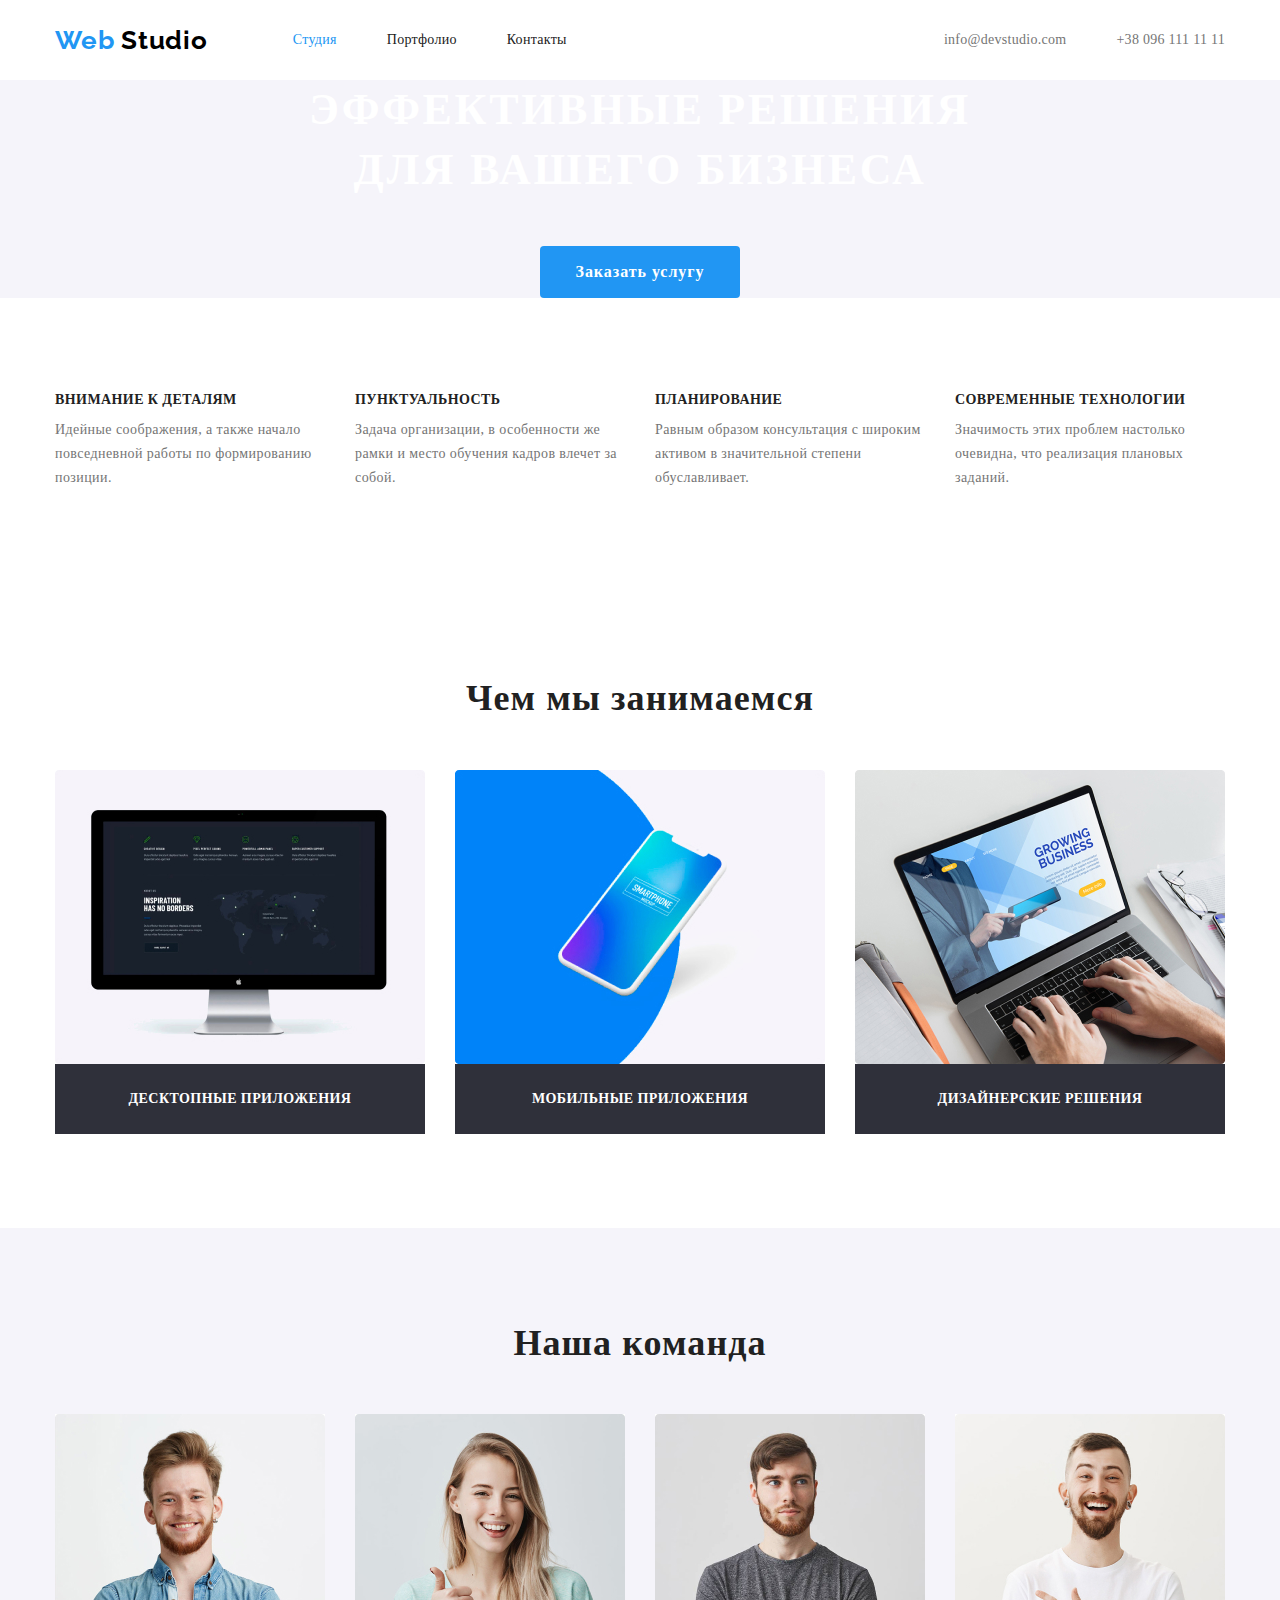
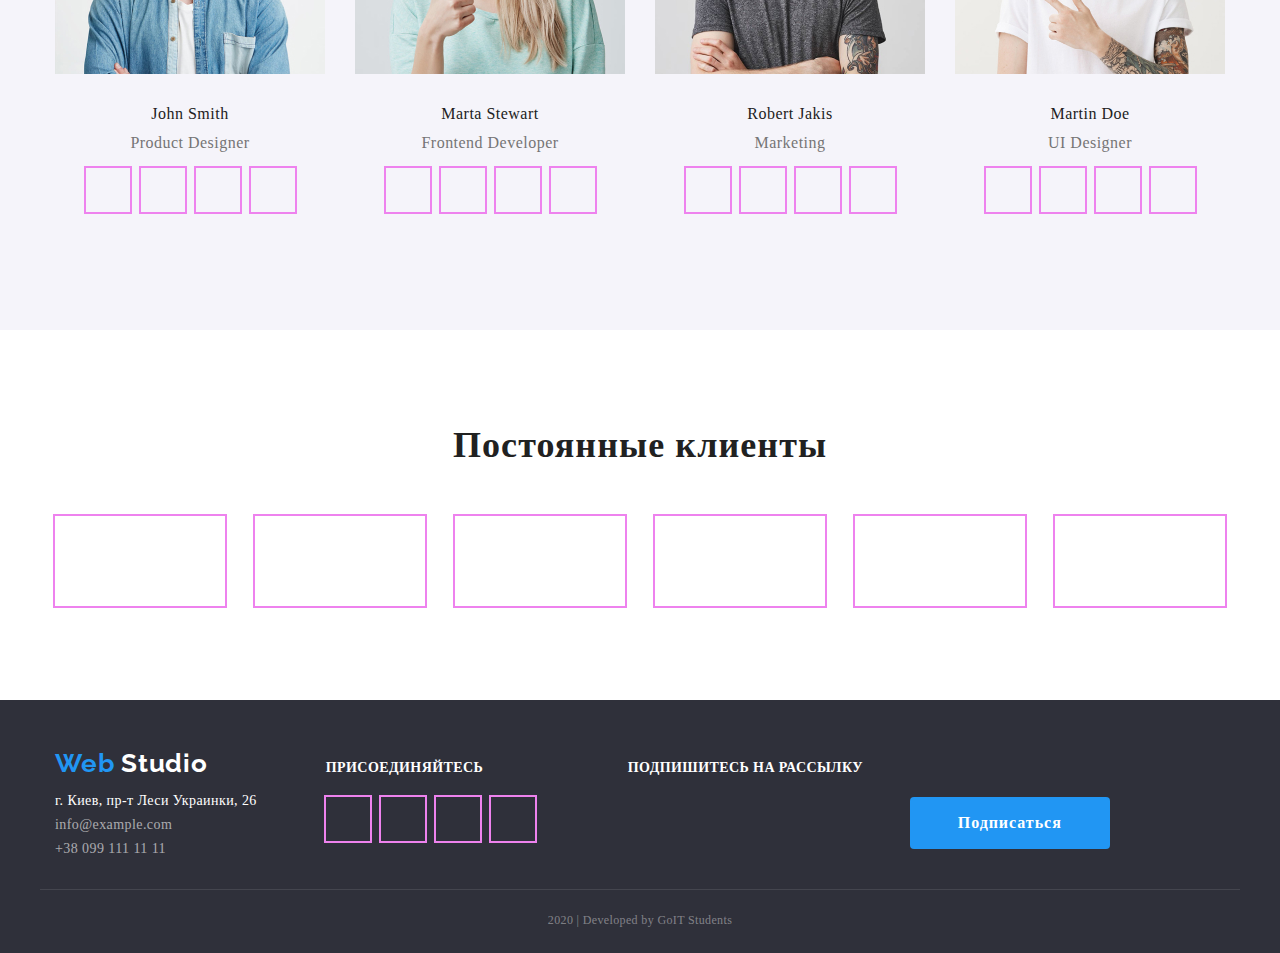
<file: index.html>
<!DOCTYPE html>
<html lang="ru">
  <head>
    <meta charset="UTF-8" />
    <meta name="viewport" content="width=device-width, initial-scale=1.0" />
    <title>Студия</title>
    <link
      href="https://fonts.googleapis.com/css2?family=Raleway:wght@700&display=swap"
      rel="stylesheet"
    />
    <link
      rel="stylesheet"
      href="https://cdnjs.cloudflare.com/ajax/libs/modern-normalize/0.6.0/modern-normalize.min.css"
    />
    <link rel="stylesheet" href="./css/main.css" />
    <link rel="stylesheet" href="./css/studia.css" />
  </head>
  <body>
    <!-- Шапка сайта -->
    <header>
      <div class="container main-nav">
        <nav class="nav">
          <a href="./index.html" class="logo head">
            Web <span class="logo-first">Studio</span></a
          >
          <ul class="site-nav list">
            <li class="item">
              <a href="./index.html" class="link current">Студия</a>
            </li>
            <li class="item">
              <a href="./portfolio.html" class="link">Портфолио</a>
            </li>
            <li class="item"><a href="" class="link">Контакты</a></li>
          </ul>
        </nav>
        <ul class="address-nav list">
          <li class="item">
            <a href="mailto:info@devstudio.com" class="link"
              >info@devstudio.com</a
            >
          </li>
          <li class="item">
            <a href="tel:380961111111" class="link">+38 096 111 11 11</a>
          </li>
        </ul>
      </div>
    </header>
    <main>
      <!-- Герой -->
      <section class="hero">
        <div class="hero-box">
          <h1 class="hero-title">эффективные решения для вашего бизнеса</h1>
          <a href="" class="button">Заказать услугу</a>
        </div>
      </section>
      <!-- Наши приемущества -->
      <section class="section-first">
        <div class="container">
          <h2 class="visually-hidden">Преимущества</h2>
          <ul class="benefits-list list">
            <li class="item">
              <h3 class="section-subtitle">Внимание к деталям</h3>
              <p class="section-first-text">
                Идейные соображения, а также начало повседневной работы по
                формированию позиции.
              </p>
            </li>
            <li class="item">
              <h3 class="section-subtitle">Пунктуальность</h3>
              <p class="section-first-text">
                Задача организации, в особенности же рамки и место обучения
                кадров влечет за собой.
              </p>
            </li>
            <li class="item">
              <h3 class="section-subtitle">Планирование</h3>
              <p class="section-first-text">
                Равным образом консультация с широким активом в значительной
                степени обуславливает.
              </p>
            </li>
            <li class="item">
              <h3 class="section-subtitle">Современные технологии</h3>
              <p class="section-first-text">
                Значимость этих проблем настолько очевидна, что реализация
                плановых заданий.
              </p>
            </li>
          </ul>
        </div>
      </section>
      <!-- Род занятий -->
      <section class="section-block">
        <div class="container">
          <h2 class="section-title">Чем мы занимаемся</h2>
          <ul class="occupation list">
            <li class="item">
              <img src="./img/img1.jpg" alt="иконка" width="370" />
              <h3 class="section-second-subtitle">Десктопные приложения</h3>
            </li>
            <li class="item">
              <img src="./img/box.jpg" alt="иконка" width="370" />
              <h3 class="section-second-subtitle">Мобильные приложения</h3>
            </li>
            <li class="item">
              <img src="./img/img.jpg" alt="иконка" width="370" />
              <h3 class="section-second-subtitle">Дизайнерские решения</h3>
            </li>
          </ul>
        </div>
      </section>
      <!-- Команда -->
      <section class="section-block ourteam">
        <div class="container">
          <h2 class="section-title">Наша команда</h2>
          <ul class="team list">
            <li class="team-item">
              <img
                src="./img/John.jpg"
                class="team-foto"
                alt="фото Джона"
                width="270"
              />
              <h3 class="section-third-subtitle">John Smith</h3>
              <p class="section-third-text">Product Designer</p>
              <ul class="icon list">
                <li class="item">
                  <a href="" aria-label="переход на страницу инстаграм"></a>
                </li>
                <li class="item">
                  <a href="" aria-label="переход на страницу в твиттер"></a>
                </li>
                <li class="item">
                  <a href="" aria-label="переход на страницу в фейбуке"></a>
                </li>
                <li class="item">
                  <a href="" aria-label="переход на страницу в линкидине"></a>
                </li>
              </ul>
            </li>
            <li class="team-item">
              <img
                src="./img/Marta.jpg"
                class="team-foto"
                alt="фото Марты"
                width="270"
              />
              <h3 class="section-third-subtitle">Marta Stewart</h3>
              <p class="section-third-text">Frontend Developer</p>
              <ul class="icon list">
                <li class="item">
                  <a href="" aria-label="переход на страницу инстаграм"></a>
                </li>
                <li class="item">
                  <a href="" aria-label="переход на страницу в твиттер"></a>
                </li>
                <li class="item">
                  <a href="" aria-label="переход на страницу в фейбуке"></a>
                </li>
                <li class="item">
                  <a href="" aria-label="переход на страницу в линкидине"></a>
                </li>
              </ul>
            </li>
            <li class="team-item">
              <img
                src="./img/Robert.jpg"
                class="team-foto"
                alt="фото Роберта"
                width="270"
              />
              <h3 class="section-third-subtitle">Robert Jakis</h3>
              <p class="section-third-text">Marketing</p>
              <ul class="icon list">
                <li class="item">
                  <a href="" aria-label="переход на страницу инстаграм"></a>
                </li>
                <li class="item">
                  <a href="" aria-label="переход на страницу в твиттер"></a>
                </li>
                <li class="item">
                  <a href="" aria-label="переход на страницу в фейбуке"></a>
                </li>
                <li class="item">
                  <a href="" aria-label="переход на страницу в линкидине"></a>
                </li>
              </ul>
            </li>
            <li class="team-item">
              <img
                src="./img/Martin.jpg"
                class="team-foto"
                alt="фото Мартина"
                width="270"
              />
              <h3 class="section-third-subtitle">Martin Doe</h3>
              <p class="section-third-text">UI Designer</p>
              <ul class="icon list">
                <li class="item">
                  <a href="" aria-label="переход на страницу инстаграм"></a>
                </li>
                <li class="item">
                  <a href="" aria-label="переход на страницу в твиттер"></a>
                </li>
                <li class="item">
                  <a href="" aria-label="переход на страницу в фейбуке"></a>
                </li>
                <li class="item">
                  <a href="" aria-label="переход на страницу в линкидине"></a>
                </li>
              </ul>
            </li>
          </ul>
        </div>
      </section>
      <!-- Клиенты -->
      <section class="section-block">
        <div class="container">
          <h2 class="section-title">Постоянные клиенты</h2>
          <ul class="clients list">
            <li class="item">
              <a href="" aria-label="переход на сайт компании"></a>
            </li>
            <li class="item">
              <a href="" aria-label="переход на сайт компании"></a>
            </li>
            <li class="item">
              <a href="" aria-label="переход на сайт компании"></a>
            </li>
            <li class="item">
              <a href="" aria-label="переход на сайт компании"></a>
            </li>
            <li class="item">
              <a href="" aria-label="переход на сайт компании"></a>
            </li>
            <li class="item">
              <a href="" aria-label="переход на сайт компании"></a>
            </li>
          </ul>
        </div>
      </section>
    </main>
    <!-- Подвал -->
    <footer>
      <div class="container basement">
        <div class="nav-basement">
          <div class="address-box">
            <a href="./index.html" class="logo basement">
              Web <span class="logo-second">Studio</span></a
            >
            <address class="contacts-link">
              <p class="contacts-text">г. Киев, пр-т Леси Украинки, 26</p>
              <a href="mailto:info@example.com" class="link"
                >info@example.com</a
              >
              <a href="tel:380991111111" class="link">+38 099 111 11 11</a>
            </address>
          </div>
          <div class="footer-link">
            <b>присоединяйтесь</b>
            <ul class="footer-list list">
              <li class="item">
                <a href="" aria-label="переход на страницу инстаграм"></a>
              </li>
              <li class="item">
                <a href="" aria-label="переход на страницу в твиттер"></a>
              </li>
              <li class="item">
                <a href="" aria-label="переход на страницу в фейбуке"></a>
              </li>
              <li class="item">
                <a href="" aria-label="переход на страницу в линкидине"></a>
              </li>
            </ul>
          </div>
          <div class="footer-button">
            <b>подпишитесь на рассылку</b>
            <a href="" class="button btn">Подписаться</a>
          </div>
        </div>
      </div>
      <div class="container">
        <p class="signature">2020 | Developed by GoIT Students</p>
      </div>
    </footer>
  </body>
</html>
</file>
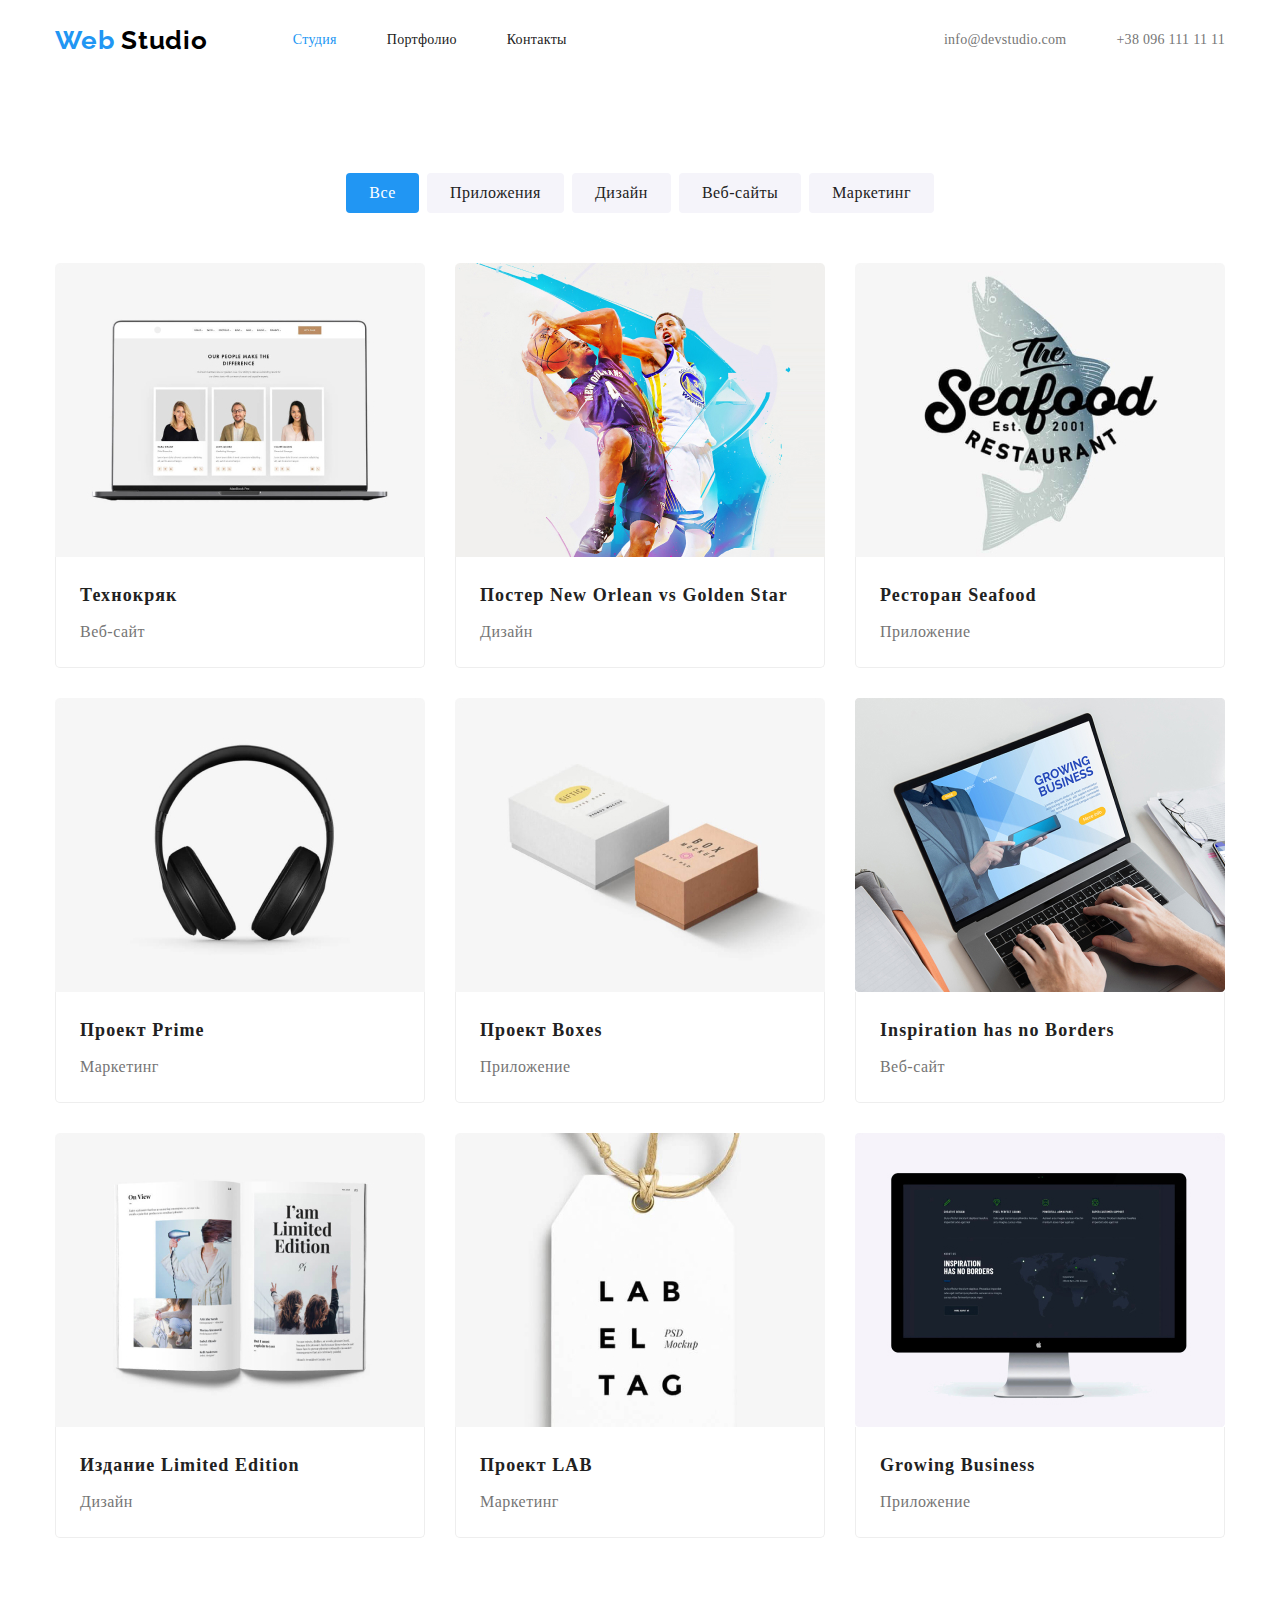
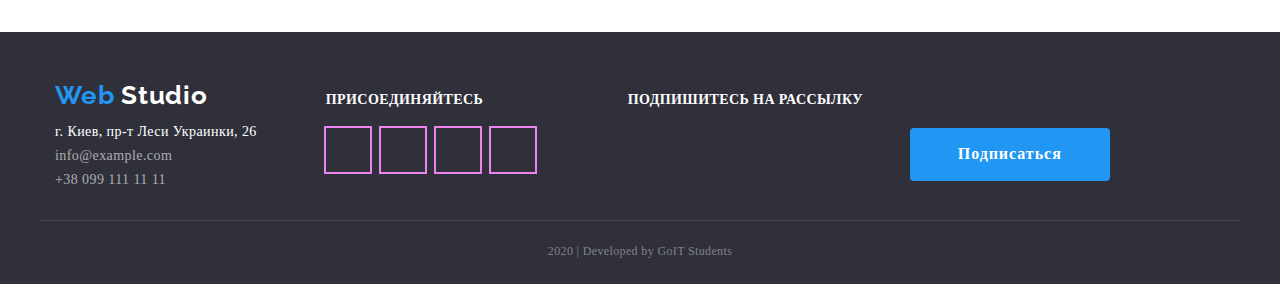
<file: portfolio.html>
<!DOCTYPE html>
<html lang="ru">
  <head>
    <meta charset="UTF-8" />
    <meta name="viewport" content="width=device-width, initial-scale=1.0" />
    <title>Портфолио</title>
    <link
      href="https://fonts.googleapis.com/css2?family=Raleway:wght@700&display=swap"
      rel="stylesheet"
    />
    <link
      rel="stylesheet"
      href="https://cdnjs.cloudflare.com/ajax/libs/modern-normalize/0.6.0/modern-normalize.min.css"
    />
    <link rel="stylesheet" href="./css/main.css" />
    <link rel="stylesheet" href="./css/portfolio.css" />
  </head>
  <body>
    <!-- Шапка сайта -->
    <header>
      <div class="container main-nav">
        <nav class="nav">
          <a href="./index.html" class="logo head">
            Web <span class="logo-first">Studio</span></a
          >
          <ul class="site-nav list">
            <li class="item">
              <a href="./index.html" class="link current">Студия</a>
            </li>
            <li class="item">
              <a href="./portfolio.html" class="link">Портфолио</a>
            </li>
            <li class="item"><a href="" class="link">Контакты</a></li>
          </ul>
        </nav>
        <ul class="address-nav list">
          <li class="item">
            <a href="mailto:info@devstudio.com" class="link"
              >info@devstudio.com</a
            >
          </li>
          <li class="item">
            <a href="tel:380961111111" class="link">+38 096 111 11 11</a>
          </li>
        </ul>
      </div>
    </header>
    <main>
      <!-- Секция навигации страницы-->
      <section class="section">
        <div class="container">
          <h1 class="visually-hidden">Наше портфолио</h1>
          <ul class="button-nav list">
            <li class="item"><button class="filter-current">Все</button></li>
            <li class="item"><button class="filter">Приложения</button></li>
            <li class="item"><button class="filter">Дизайн</button></li>
            <li class="item"><button class="filter">Веб-сайты</button></li>
            <li class="item"><button class="filter">Маркетинг</button></li>
          </ul>
          <ul class="projects-nav list">
            <li class="item">
              <a href="" class="link"
                ><img src="./img/techno.jpg" alt="проект" width="370" />
                <div class="card-contect">
                  <h2 class="projects-name">Технокряк</h2>
                  <p class="projects-type">Веб-сайт</p>
                </div>
                <!-- <p class="projects-text">
                    Технокряк это современная площадка распространения
                    коронавируса. Компании используют эту платформу для
                    цифрового шпионажа и атак на защищённые сервера конкурентов.
                  </p> -->
              </a>
            </li>
            <li class="item">
              <a href="" class="link"
                ><img src="./img/design.jpg" alt="проект" width="370" />
                <div class="card-contect">
                  <h2 class="projects-name">
                    Постер New Orlean vs Golden Star
                  </h2>
                  <p class="projects-type">Дизайн</p>
                </div>
                <!-- <p class="projects-text">
                    Технокряк это современная площадка распространения
                    коронавируса. Компании используют эту платформу для
                    цифрового шпионажа и атак на защищённые сервера конкурентов.
                  </p> -->
              </a>
            </li>
            <li class="item">
              <a href="" class="link"
                ><img src="./img/restaurant.jpg" alt="проект" width="370" />
                <div class="card-contect">
                  <h2 class="projects-name">Ресторан Seafood</h2>
                  <p class="projects-type">Приложение</p>
                </div>
                <!-- <p class="projects-text">
                    Технокряк это современная площадка распространения
                    коронавируса. Компании используют эту платформу для
                    цифрового шпионажа и атак на защищённые сервера конкурентов.
                  </p> -->
              </a>
            </li>
            <li class="item">
              <a href="" class="link"
                ><img src="./img/marketing.jpg" alt="проект" width="370" />
                <div class="card-contect">
                  <h2 class="projects-name">Проект Prime</h2>
                  <p class="projects-type">Маркетинг</p>
                </div>
                <!-- <p class="projects-text">
                    Технокряк это современная площадка распространения
                    коронавируса. Компании используют эту платформу для
                    цифрового шпионажа и атак на защищённые сервера конкурентов.
                  </p> -->
              </a>
            </li>
            <li class="item">
              <a href="" class="link"
                ><img src="./img/projects.jpg" alt="проект" width="370" />
                <div class="card-contect">
                  <h2 class="projects-name">Проект Boxes</h2>
                  <p class="projects-type">Приложение</p>
                </div>
                <!-- <p class="projects-text">
                    Технокряк это современная площадка распространения
                    коронавируса. Компании используют эту платформу для
                    цифрового шпионажа и атак на защищённые сервера конкурентов.
                  </p> -->
              </a>
            </li>
            <li class="item">
              <a href="" class="link"
                ><img src="./img/img.jpg" alt="проект" width="370" />
                <div class="card-contect">
                  <h2 class="projects-name">Inspiration has no Borders</h2>
                  <p class="projects-type">Веб-сайт</p>
                </div>
                <!-- <p class="projects-text">
                    Технокряк это современная площадка распространения
                    коронавируса. Компании используют эту платформу для
                    цифрового шпионажа и атак на защищённые сервера конкурентов.
                  </p> -->
              </a>
            </li>
            <li class="item">
              <a href="" class="link"
                ><img src="./img/limited.jpg" alt="проект" width="370" />
                <div class="card-contect">
                  <h2 class="projects-name">Издание Limited Edition</h2>
                  <p class="projects-type">Дизайн</p>
                </div>
                <!-- <p class="projects-text">
                    Технокряк это современная площадка распространения
                    коронавируса. Компании используют эту платформу для
                    цифрового шпионажа и атак на защищённые сервера конкурентов.
                  </p> -->
              </a>
            </li>
            <li class="item">
              <a href="" class="link"
                ><img src="./img/Lab.jpg" alt="проект" width="370" />
                <div class="card-contect">
                  <h2 class="projects-name">Проект LAB</h2>
                  <p class="projects-type">Маркетинг</p>
                </div>
                <!-- <p class="projects-text">
                    Технокряк это современная площадка распространения
                    коронавируса. Компании используют эту платформу для
                    цифрового шпионажа и атак на защищённые сервера конкурентов.
                  </p> -->
              </a>
            </li>
            <li class="item">
              <a href="" class="link"
                ><img src="./img/img1.jpg" alt="проект" width="370" />
                <div class="card-contect">
                  <h2 class="projects-name">Growing Business</h2>
                  <p class="projects-type">Приложение</p>
                </div>
                <!-- <p class="projects-text">
                    Технокряк это современная площадка распространения
                    коронавируса. Компании используют эту платформу для
                    цифрового шпионажа и атак на защищённые сервера конкурентов.
                  </p> -->
              </a>
            </li>
          </ul>
        </div>
      </section>
    </main>
    <!-- Подвал -->
    <footer>
      <div class="container basement">
        <div class="nav-basement">
          <div class="address-box">
            <a href="./index.html" class="logo basement">
              Web <span class="logo-second">Studio</span></a
            >
            <address class="contacts-link">
              <p class="contacts-text">г. Киев, пр-т Леси Украинки, 26</p>
              <a href="mailto:info@example.com" class="link"
                >info@example.com</a
              >
              <a href="tel:380991111111" class="link">+38 099 111 11 11</a>
            </address>
          </div>
          <div class="footer-link">
            <b>присоединяйтесь</b>
            <ul class="footer-list list">
              <li class="item">
                <a href="" aria-label="переход на страницу инстаграм"></a>
              </li>
              <li class="item">
                <a href="" aria-label="переход на страницу в твиттер"></a>
              </li>
              <li class="item">
                <a href="" aria-label="переход на страницу в фейбуке"></a>
              </li>
              <li class="item">
                <a href="" aria-label="переход на страницу в линкидине"></a>
              </li>
            </ul>
          </div>
          <div class="footer-button">
            <b>подпишитесь на рассылку</b>
            <a href="" class="button btn">Подписаться</a>
          </div>
        </div>
      </div>
      <div class="container">
        <p class="signature">2020 | Developed by GoIT Students</p>
      </div>
    </footer>
  </body>
</html>
</file>
<file: css/main.css>
/* цвет текста для футера rgba(255, 255, 255, 0.6);*/
/* цвет основного текста #757575; */
/* вторичный цвет текста  #212121;*/
/* белый #FFFFFF  */
/* акцент #2196F3; */
/* вторичный цвет фона #F5F4FA; */

html {
  box-sizing: border-box;
}

*,
*::before,
*::after {
  box-sizing: inherit;
}

img {
  display: block;
  max-width: 100%;
  height: auto;
}

:root {
  --primary-text-color: #757575;
  --title-text-color: #212121;
  --accent-color: #2196f3;
  --primary-white-color: #ffffff;
  --primary-bg-color: #f5f4fa;
  --secondary-bg-color: #2f303a;
}

body {
  margin: 0;
  background-color: var(--primary-white-color);
  color: var(--primary-text-color);

  font-family: Roboto;
  font-style: normal;
  font-weight: normal;
}

.visually-hidden {
  position: absolute !important;
  clip: rect(1px 1px 1px 1px); /* IE6, IE7 */
  clip: rect(1px, 1px, 1px, 1px);
  padding: 0 !important;
  border: 0 !important;
  height: 1px !important;
  width: 1px !important;
  overflow: hidden;
}

.list {
  padding: 0;
  margin: 0;
  list-style: none;
}

.container {
  margin-left: auto;
  margin-right: auto;
  width: 1200px;
  padding-left: 15px;
  padding-right: 15px;
  /* outline: 2px solid red; */
}

.main-nav {
  display: flex;
  align-items: center;
}

/* Лого */

.logo {
  display: block;
  text-decoration: none;

  color: var(--accent-color);

  font-family: Raleway;
  font-weight: 700;
  font-size: 26px;
  line-height: 1.19;
  letter-spacing: 0.03em;
}

.logo-first {
  color: #000000;
}

.logo-second {
  color: var(--primary-white-color);
}

.logo.basement {
  padding-top: 48px;
  margin-bottom: 10px;
}

/* Навигация сайта */

.nav {
  display: flex;
  align-items: center;
}

.logo.head {
  margin-right: 85px;
}

.site-nav {
  display: flex;

  font-weight: 500;
  font-size: 14px;
  line-height: 1.14;
  letter-spacing: 0.02em;
}

.site-nav .item {
  margin-right: 50px;
}

.site-nav .item:last-child {
  margin-right: 0;
}

.site-nav .link {
  display: block;
  padding-top: 32px;
  padding-bottom: 32px;
  color: var(--title-text-color);

  text-decoration: none;
}

.site-nav .link:hover,
.site-nav .link:focus {
  color: var(--accent-color);
}

.site-nav .link.current {
  color: var(--accent-color);
}

.address-nav {
  display: flex;
  margin-left: auto;

  font-weight: 500;
  font-size: 14px;
  line-height: 1.14;
  letter-spacing: 0.02em;
}

.address-nav .item {
  display: block;
  margin-right: 50px;
}

.address-nav .item:last-child {
  margin-right: 0;
}

.address-nav .link {
  color: var(--primary-text-color);

  text-decoration: none;
}

.address-nav .link:hover,
.address-nav .link:focus {
  color: var(--accent-color);
}

/* стили кнопок */

.button {
  display: inline-block;
  border: 1px solid transparent;
  border-radius: 4px;
  min-width: 200px;
  padding: 10px 32px;

  color: var(--primary-white-color);
  background-color: var(--accent-color);

  font-weight: 700;
  font-size: 16px;
  line-height: 1.88;
  text-decoration: none;
  letter-spacing: 0.06em;
  text-align: center;
}

/* стили подвала */

footer {
  background-color: var(--secondary-bg-color);
}

.nav-basement {
  display: flex;
  align-items: baseline;
}

.contacts-link {
  flex-direction: column;
  color: var(--primary-white-color);

  font-style: normal;
  font-size: 14px;
  line-height: 1.71;
  letter-spacing: 0.03em;
}

.contacts-text {
  margin: 0;
}

.address-box {
  margin-right: 69px;
}

.contacts-link .link {
  display: block;
  color: rgba(255, 255, 255, 0.6);

  text-decoration: none;
}

b {
  display: block;
  margin-bottom: 21px;
  color: var(--primary-white-color);

  font-size: 14px;
  line-height: 1.14;
  letter-spacing: 0.03em;
  text-transform: uppercase;
}

.signature {
  margin: 0;
  padding-top: 18px;
  padding-bottom: 21px;

  color: rgba(255, 255, 255, 0.4);

  font-size: 12px;
  line-height: 2;
  text-align: center;
  letter-spacing: 0.03em;
}

.footer-list {
  display: flex;
  justify-content: center;
}

.footer-list .item {
  width: 44px;
  height: 44px;
  margin-right: 11px;

  outline: 2px solid violet;
}

.footer-list .item:last-child {
  margin-right: 0;
}

.footer-button {
  margin-left: 93px;
}

/* тут не знаю как по другому сделать */
.btn {
  margin-left: 282px;
}

.container.basement {
  padding-bottom: 28px;
  border-bottom: 1px solid rgba(255, 255, 255, 0.1);
}
</file>
<file: css/studia.css>
.hero {
  display: flex;
  justify-content: center;
  text-align: center;

  background-color: var(--primary-bg-color);
}

.hero-title {
  margin-top: 0;
  margin-bottom: 46px;
  color: var(--primary-white-color);

  font-weight: 900;
  font-size: 44px;
  line-height: 1.36;

  letter-spacing: 0.06em;
  text-transform: uppercase;
}

.hero-box {
  width: 770px;
}

.benefits-list {
  display: flex;
}

.benefits-list .item {
  width: calc((100% - 90px) / 4);
  /* width: 270px; */
  margin-right: 30px;
}

.benefits-list .item:last-child {
  margin-right: 0;
}

.section-first {
  padding-top: 94px;
  padding-bottom: 94px;
}

.section-title {
  margin-top: 0;
  margin-bottom: 50px;
  color: var(--title-text-color);

  font-weight: 700;
  font-size: 36px;
  line-height: 1.17;
  text-align: center;
  letter-spacing: 0.03em;
}

.section-subtitle {
  margin-top: 0;
  margin-bottom: 10px;

  color: var(--title-text-color);

  font-weight: 700;
  font-size: 14px;
  line-height: 1.14;
  letter-spacing: 0.03em;
  text-transform: uppercase;
}

.section-first-text {
  margin: 0;

  font-size: 14px;
  line-height: 1.71;
  letter-spacing: 0.03em;
}

.occupation {
  display: flex;
}

.occupation .item {
  width: calc((100% - 60px) / 3);
  /* width: 370px; */
  margin-right: 30px;
}

.occupation .item:last-child {
  margin-right: 0;
}

.section-block {
  padding-top: 94px;
  padding-bottom: 94px;
}

.section-second-subtitle {
  margin: 0;
  padding-top: 27px;
  padding-bottom: 27px;
  color: var(--primary-white-color);
  background-color: #2f303a;

  font-weight: 700;
  font-size: 14px;
  line-height: 1.14;
  letter-spacing: 0.03em;
  text-transform: uppercase;
  text-align: center;
}

.ourteam {
  background-color: var(--primary-bg-color);
}

.team {
  display: flex;
  flex-wrap: wrap;
}

.team-foto {
  margin-bottom: 30px;
}

.team-item {
  width: calc((100% - 90px) / 4);
  /* width: 278px; */
  padding-bottom: 24px;
  margin-right: 30px;

  text-align: center;
}

.team-item:last-child {
  margin-right: 0;
}

.section-third-subtitle {
  margin: 0;
  margin-bottom: 10px;
  color: var(--title-text-color);

  font-weight: 500;
  font-size: 16px;
  line-height: 1.19;
  letter-spacing: 0.03em;
}

.section-third-text {
  margin-top: 0;
  margin-bottom: 16px;
  font-size: 16px;
  line-height: 1.19;
  letter-spacing: 0.03em;
}

.icon {
  display: flex;
  justify-content: center;
}

.icon .item {
  width: 44px;
  height: 44px;

  margin-right: 11px;

  outline: 2px solid violet;
}

.icon .item:last-child {
  margin-right: 0;
}

.clients {
  display: flex;
  justify-content: center;
}

.clients .item {
  width: calc((100% - 150px) / 6);
  /* width: 170px; */
  height: 90px;
  margin-right: 30px;

  outline: 2px solid violet;
}

.clients .item:last-child {
  margin-right: 0;
}
</file>
<file: css/portfolio.css>
h1 {
  margin: 0;
}

.section {
  padding-top: 93px;
  padding-bottom: 94px;
}

.button-nav {
  display: flex;
  justify-content: center;
  margin-bottom: 50px;
}

.button-nav .item + .item {
  margin-left: 8px;
}

.button-nav .filter {
  border: 1px solid transparent;
  border-radius: 4px;
  min-width: 73px;
  padding: 6px 22px;

  color: var(--title-text-color);
  background-color: var(--primary-bg-color);

  font-weight: 500;
  font-size: 16px;
  line-height: 1.62;
  letter-spacing: 0.03em;
}

.button-nav .filter:hover,
.button-nav .filter:focus {
  color: var(--primary-white-color);
  background-color: var(--accent-color);
}

.filter-current {
  border: 1px solid transparent;
  border-radius: 4px;
  min-width: 73px;
  padding: 6px 22px;

  color: var(--primary-white-color);
  background-color: var(--accent-color);

  font-weight: 500;
  font-size: 16px;
  line-height: 1.62;
  letter-spacing: 0.03em;
}

.card-contect {
  width: 370px;
  padding: 20px 24px;
  border: 1px solid #eeeeee;
  border-top: 0;
  box-sizing: border-box;
  border-bottom-right-radius: 5px;
  border-bottom-left-radius: 5px;
}

.projects-nav {
  display: flex;
  flex-wrap: wrap;
}

.projects-nav .item {
  width: calc((100% - 60px) / 3);
  /* width: 370px; */
  margin-right: 30px;
  margin-bottom: 30px;
}

.projects-nav .item:nth-child(3n) {
  margin-right: 0;
}

.projects-nav .item:nth-last-child(-n + 3) {
  margin-bottom: 0;
}

.projects-nav .link {
  text-decoration: none;
}

.projects-name {
  margin-top: 0;
  margin-bottom: 4px;

  color: var(--title-text-color);

  font-weight: 700;
  font-size: 18px;
  line-height: 2;
  letter-spacing: 0.06em;
}

.projects-type {
  margin: 0;
  color: var(--primary-text-color);

  font-size: 16px;
  line-height: 1.87;
  letter-spacing: 0.03em;
}

.projects-text {
  margin: 0;
  width: 370px;
  color: var(--primary-white-color);
  background-color: var(--accent-color);

  font-size: 18px;
  line-height: 1.56;
  letter-spacing: 0.03em;
}
</file>
